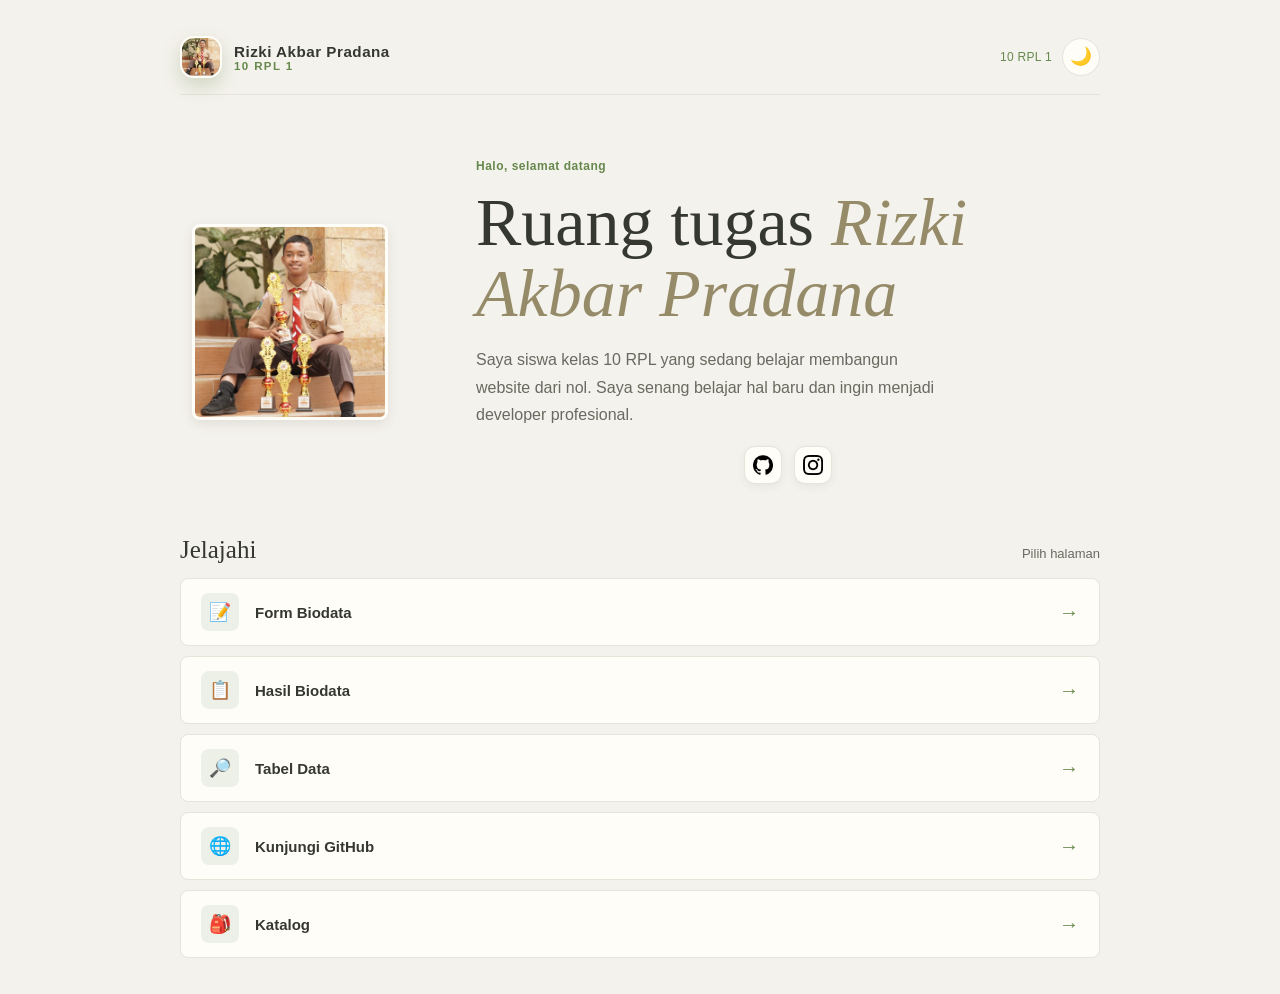
<file: index.html>
<!DOCTYPE html>
<html lang="id">
<head>
    <meta charset="UTF-8">
    <meta name="viewport" content="width=device-width, initial-scale=1.0">
    <title>Rizki Akbar | Menu Biodata</title>
    <link rel="stylesheet" href="style.css">
    <script src="script.js" defer></script>
</head>
<body>

    <div class="container">
        
        <div class="header-chat">
            <div class="brand" aria-label="Logo Rizki Akbar Pradana">
                <img class="brand-mark" src="foto saya.jpeg" alt="Foto Rizki Akbar Pradana">
                <div class="brand-text">
                    <span class="brand-name">Rizki Akbar Pradana</span>
                    <span class="brand-subtitle">10 RPL 1</span>
                </div>
            </div>
            <div class="header-controls">
                <span class="time">10 RPL 1</span>
                <button class="theme-toggle" type="button" aria-label="Ubah mode tampilan" aria-pressed="false">
                    <span class="theme-icon" aria-hidden="true">🌙</span>
                </button>
            </div>
        </div>

        <main>
            <section class="intro" aria-labelledby="intro-title">
                <div class="portrait-wrap">
                    <img class="portrait" src="foto saya.jpeg" alt="Foto profil Rizki Akbar Pradana">
                </div>
                <div>
                    <p class="eyebrow">Halo, selamat datang</p>
                    <h1 id="intro-title">Ruang tugas <span> Rizki Akbar Pradana</span></h1>
                    <p class="intro-copy">Saya siswa kelas 10 RPL yang sedang belajar   
                                          membangun website dari nol. Saya senang belajar    
                                          hal baru dan ingin menjadi developer profesional.</p>
                    <nav class="social-links" aria-label="Profil media sosial">
                        <a href="https://github.com/rizkiakbarpradana" aria-label="Profil GitHub">
                            <img src="github.png" alt="" aria-hidden="true">
                        </a>
                        <a href="https://www.instagram.com/rizki_akbar_p?stkn=NG14aHFzeWFnMzU4" aria-label="Profil Instagram">
                            <img src="instagram.png" alt="" aria-hidden="true">
                        </a>
                    </nav>
                </div>
            </section>

            <section aria-labelledby="menu-title">
                <div class="menu-heading">
                    <h2 id="menu-title">Jelajahi</h2>
                    <p>Pilih halaman</p>
                </div>
                <div class="menu-list">
                    <a href="form_biodata_pak.bagus.html" class="menu-item"><span class="icon">📝</span>Form Biodata<span class="arrow" aria-hidden="true">→</span></a>
                    <a href="hasil_biodata_pak.bagus.html" class="menu-item"><span class="icon">📋</span>Hasil Biodata<span class="arrow" aria-hidden="true">→</span></a>
                    <a href="tabel.html.html" class="menu-item"><span class="icon">🔎</span>Tabel Data<span class="arrow" aria-hidden="true">→</span></a>
                    <a href="https://github.com/rizkiakbarpradana" class="menu-item"><span class="icon" aria-hidden="true">🌐</span>Kunjungi GitHub<span class="arrow" aria-hidden="true">→</span>
                    <a href="https://github.com/rizkiakbarpradana/KATALOG" class="menu-item"><span class="icon" aria-hidden="true">🎒</span>Katalog<span class="arrow" aria-hidden="true">→</span>
                    </a>
                </div>
            </section>
        </main>
    </div>

</body>
</html>
</file>
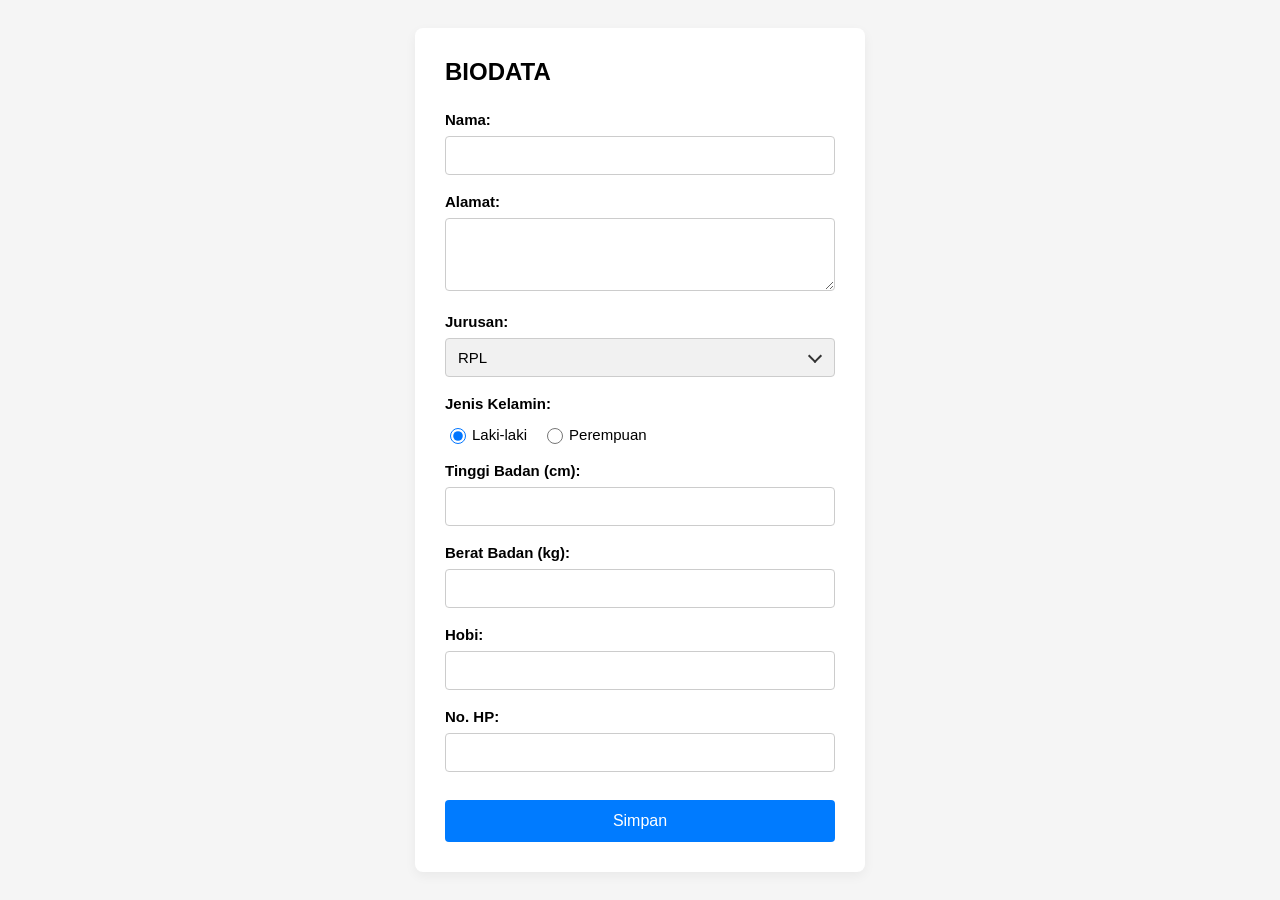
<file: form_biodata_pak.bagus.html>
<!DOCTYPE html>
<html lang="id">
<head>
    <meta charset="UTF-8">
    <meta name="viewport" content="width=device-width, initial-scale=1.0">
    <title>Biodata Form</title>
    <style>
        * {
            box-sizing: border-box;
            font-family: -apple-system, BlinkMacSystemFont, "Segoe UI", Roboto, Arial, sans-serif;
        }
        body {
            background-color: #f5f5f5;
            display: flex;
            justify-content: center;
            align-items: center;
            min-height: 100vh;
            margin: 0;
            padding: 20px;
        }
        .card {
            background: #ffffff;
            width: 100%;
            max-width: 450px;
            padding: 30px;
            border-radius: 8px;
            box-shadow: 0 4px 12px rgba(0,0,0,0.05);
        }
        h1 {
            font-size: 24px;
            font-weight: 700;
            margin-top: 0;
            margin-bottom: 25px;
        }
        .form-group {
            margin-bottom: 18px;
        }
        label {
            display: block;
            font-weight: 700;
            margin-bottom: 8px;
            font-size: 15px;
        }
        input[type="text"],
        input[type="number"],
        textarea {
            width: 100%;
            padding: 10px 12px;
            border: 1px solid #ccc;
            border-radius: 4px;
            font-size: 15px;
            outline: none;
            background: #fff;
        }
        
        .select-wrapper {
            position: relative;
            width: 100%;
        }
        .select-wrapper select {
            width: 100%;
            padding: 10px 12px;
            border: 1px solid #ccc;
            border-radius: 4px;
            font-size: 15px;
            outline: none;
            background: #f1f1f1; 
            -webkit-appearance: none;
            -moz-appearance: none;
            appearance: none;
            cursor: pointer;
            padding-right: 35px;
        }
        .select-wrapper::after {
            content: "";
            position: absolute;
            right: 15px;
            top: 50%;
            transform: translateY(-50%);
            width: 8px;
            height: 8px;
            border-right: 2px solid #333;
            border-bottom: 2px solid #333;
            transform: translateY(-70%) rotate(45deg);
            pointer-events: none;
        }

        input:focus, textarea:focus, .select-wrapper select:focus {
            border-color: #007bff;
        }
        .radio-group {
            display: flex;
            gap: 15px;
            align-items: center;
            padding-top: 5px;
        }
        .radio-label {
            display: flex;
            align-items: center;
            font-weight: normal;
            font-size: 15px;
            cursor: pointer;
            margin: 0;
        }
        .radio-label input {
            margin-right: 6px;
            width: 16px;
            height: 16px;
        }
        .btn-submit {
            width: 100%;
            background-color: #007bff;
            color: white;
            border: none;
            padding: 12px;
            font-size: 16px;
            font-weight: 500;
            border-radius: 4px;
            cursor: pointer;
            margin-top: 10px;
        }
        .btn-submit:hover {
            background-color: #0056b3;
        }
    </style>
</head>
<body>

    <div class="card">
        <h1>BIODATA</h1>

        <form id="biodataForm">
            <div class="form-group">
                <label>Nama:</label>
                <input type="text" id="nama" required>
            </div>

            <div class="form-group">
                <label>Alamat:</label>
                <textarea id="alamat" rows="3" required></textarea>
            </div>

            <div class="form-group">
                <label>Jurusan:</label>
                <div class="select-wrapper">
                    <select id="jurusan">
                        <option value="RPL">RPL</option>
                        <option value="TKJ">TKJ</option>
                        <option value="TSM">TSM</option>
                        <option value="TEI">TEI</option>
                        <option value="TKR">TKR</option>
                    </select>
                </div>
            </div>

            <div class="form-group">
                <label>Jenis Kelamin:</label>
                <div class="radio-group">
                    <label class="radio-label">
                        <input type="radio" name="jk" value="Laki-laki" checked> Laki-laki
                    </label>
                    <label class="radio-label">
                        <input type="radio" name="jk" value="Perempuan"> Perempuan
                    </label>
                </div>
            </div>

            <div class="form-group">
                <label>Tinggi Badan (cm):</label>
                <input type="number" id="tinggi" required>
            </div>

            <div class="form-group">
                <label>Berat Badan (kg):</label>
                <input type="number" id="berat" required>
            </div>

            <div class="form-group">
                <label>Hobi:</label>
                <input type="text" id="hobi" required>
            </div>

            <div class="form-group">
                <label>No. HP:</label>
                <input type="text" id="nohp">
            </div>

            <button type="submit" class="btn-submit">Simpan</button>
        </form>
    </div>

    <script>
        const form = document.getElementById('biodataForm');
        const nohpInput = document.getElementById('nohp');

        nohpInput.addEventListener('input', function() {
            let val = this.value.replace(/\D/g, ''); 
            if (val.length > 13) {
                val = val.substring(0, 13);
            }
            this.value = val;
        });

        form.addEventListener('submit', function(e) {
            e.preventDefault();

            const dataBiodata = {
                nama: document.getElementById('nama').value,
                alamat: document.getElementById('alamat').value,
                jurusan: document.getElementById('jurusan').value,
                jk: document.querySelector('input[name="jk"]:checked').value,
                tinggi: document.getElementById('tinggi').value,
                berat: document.getElementById('berat').value,
                hobi: document.getElementById('hobi').value,
                nohp: nohpInput.value
            };

            localStorage.setItem('biodata', JSON.stringify(dataBiodata));
            window.location.href = 'hasil_biodata.html';
        });
    </script>
</body>
</html>
</file>
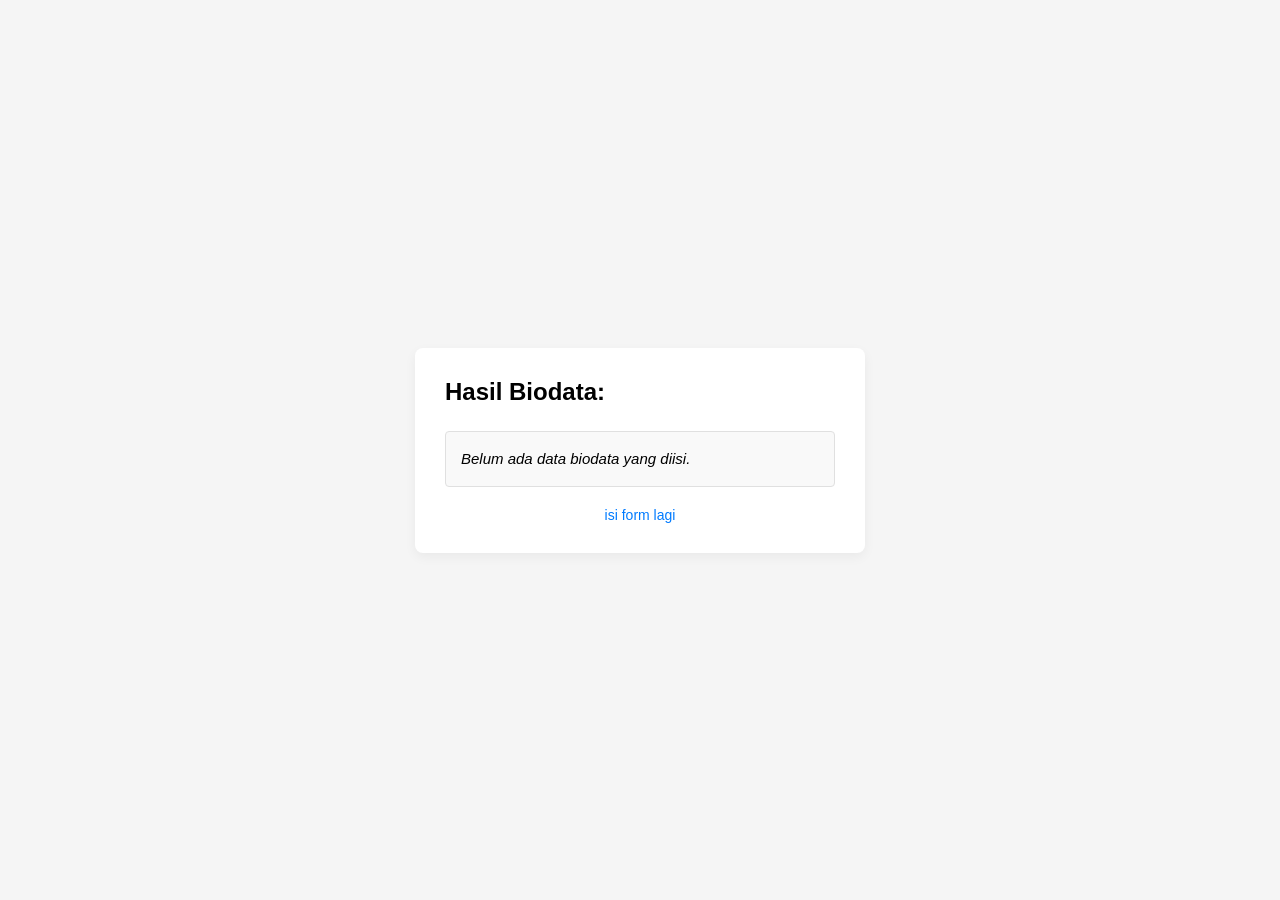
<file: hasil_biodata_pak.bagus.html>
<!DOCTYPE html>
<html lang="id">
<head>
    <meta charset="UTF-8">
    <meta name="viewport" content="width=device-width, initial-scale=1.0">
    <title>Hasil Biodata</title>
    <style>
        * {
            box-sizing: border-box;
            font-family: -apple-system, BlinkMacSystemFont, "Segoe UI", Roboto, Arial, sans-serif;
        }
        body {
            background-color: #f5f5f5;
            display: flex;
            justify-content: center;
            align-items: center;
            min-height: 100vh;
            margin: 0;
            padding: 20px;
        }
        .card {
            background: #ffffff;
            width: 100%;
            max-width: 450px;
            padding: 30px;
            border-radius: 8px;
            box-shadow: 0 4px 12px rgba(0,0,0,0.05);
        }
        h1 {
            font-size: 24px;
            font-weight: 700;
            margin-top: 0;
            margin-bottom: 25px;
        }
        .result-box {
            background: #f9f9f9;
            border: 1px solid #e0e0e0;
            padding: 15px;
            border-radius: 4px;
            margin-bottom: 20px;
            font-size: 15px;
            line-height: 1.6;
        }
        .btn-reset {
            display: block;
            text-align: center;
            color: #007bff;
            text-decoration: none;
            font-size: 14px;
            font-weight: 500;
            cursor: pointer;
        }
        .btn-reset:hover {
            text-decoration: underline;
        }
    </style>
</head>
<body>

    <div class="card">
        <h1>Hasil Biodata:</h1>

        <div class="result-box" id="outputTeks"></div>

        <a href="form_biodata.html" class="btn-reset">isi form lagi</a>
    </div>

    <script>
        const outputTeks = document.getElementById('outputTeks');
        const dataMentah = localStorage.getItem('biodata');

        if (dataMentah) {
            const data = JSON.parse(dataMentah);
            outputTeks.innerHTML = `
                <b>Nama:</b> ${data.nama}<br>
                <b>Alamat:</b> ${data.alamat}<br>
                <b>Jurusan:</b> ${data.jurusan}<br>
                <b>Jenis Kelamin:</b> ${data.jk}<br>
                <b>Tinggi Badan:</b> ${data.tinggi} cm<br>
                <b>Berat Badan:</b> ${data.berat} kg<br>
                <b>Hobi:</b> ${data.hobi}<br>
                <b>No. HP:</b> ${data.nohp}
            `;
        } else {
            outputTeks.innerHTML = `<i>Belum ada data biodata yang diisi.</i>`;
        }
    </script>
</body>
</html>
</file>
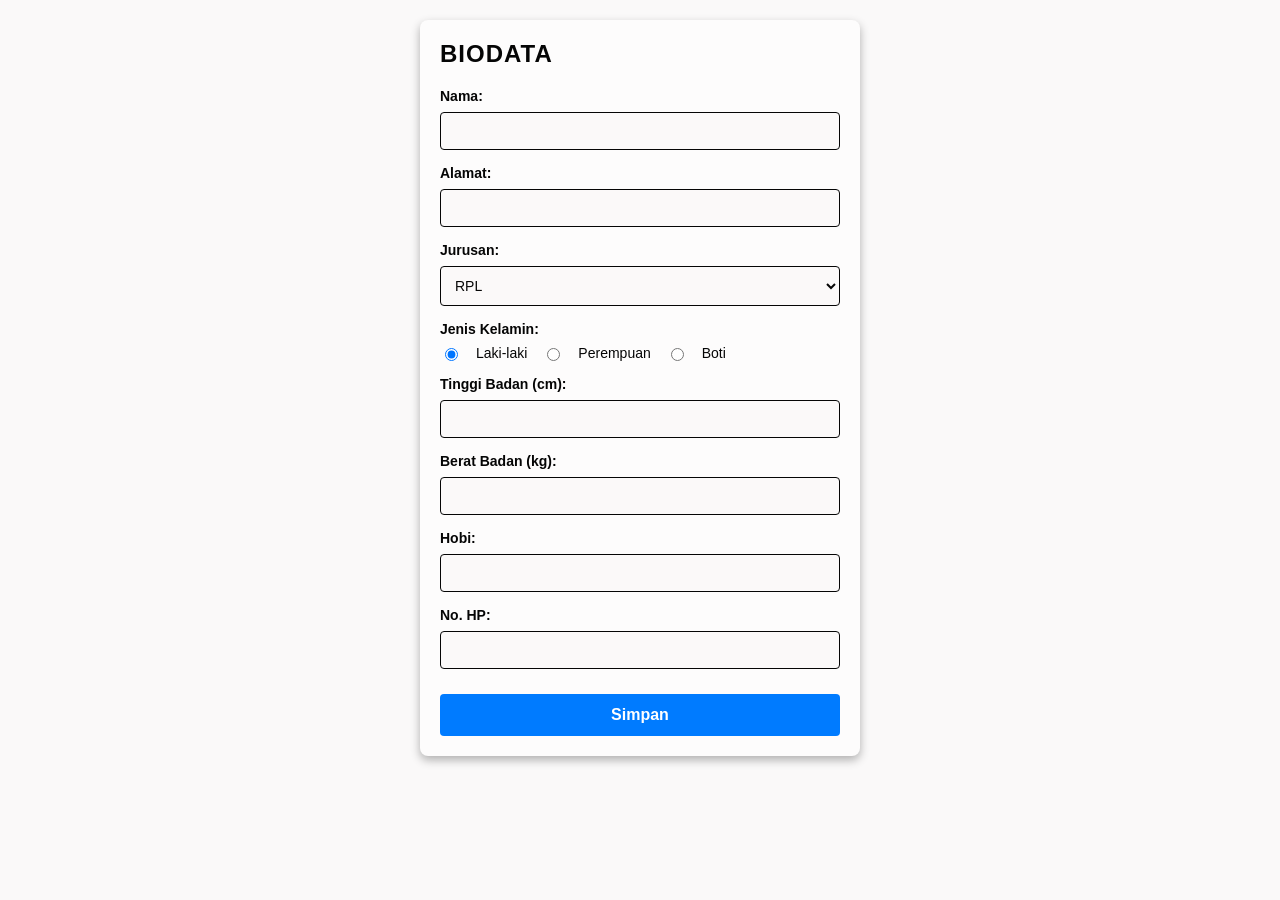
<file: indexbiodata.html>
<!DOCTYPE html>
<html lang="id">
<head>
    <meta charset="UTF-8">
    <meta name="viewport" content="width=device-width, initial-scale=1.0">
    <title>Form Biodata</title>
    <style>
       
        body {
            background-color: #faf9f9;
            color: #050505;
            font-family: Arial, sans-serif;
            display: flex;
            justify-content: center;
            align-items: start;
            min-height: 100vh;
            margin: 0;
            padding: 20px;
            box-sizing: border-box;
        }

        .container {
            background-color: #fdfcfc;
            padding: 20px;
            border-radius: 8px;
            width: 100%;
            max-width: 400px;
            box-shadow: 0 4px 10px rgba(5, 5, 5, 0.3);
        }

        h2 {
            margin-top: 0;
            margin-bottom: 20px;
            font-size: 24px;
            letter-spacing: 1px;
        }

        .form-group {
            margin-bottom: 15px;
        }

        label {
            display: block;
            font-weight: bold;
            margin-bottom: 8px;
            font-size: 14px;
        }

        input[type="text"], input[type="number"], select {
            width: 100%;
            padding: 10px;
            background-color: #fbf9f9;
            border: 1px solid #050505;
            border-radius: 4px;
            color: #060606;
            box-sizing: border-box;
            font-size: 14px;
        }

        input[type="text"]:focus, input[type="number"]:focus, select:focus {
            outline: none;
            border-color: #007bff;
        }

        .radio-group {
            display: flex;
            gap: 15px;
            align-items: center;
            margin-top: 5px;
        }

        .radio-group label {
            display: inline;
            font-weight: normal;
            margin-bottom: 0;
            cursor: pointer;
        }

        .btn-submit {
            width: 100%;
            padding: 12px;
            background-color: #007bff;
            border: none;
            border-radius: 4px;
            color: white;
            font-size: 16px;
            font-weight: bold;
            cursor: pointer;
            margin-top: 10px;
        }

        .btn-submit:hover {
            background-color: #0056b3;
        }

        /* Gaya Tampilan Hasil */
        .result-container {
            display: none; /* Tersembunyi di awal */
        }

        .result-item {
            margin-bottom: 10px;
            font-size: 14px;
        }

        .result-item span {
            font-weight: bold;
        }

        .btn-back {
            color: #007bff;
            text-decoration: none;
            font-size: 14px;
            display: inline-block;
            margin-top: 15px;
            cursor: pointer;
        }

        .btn-back:hover {
            text-decoration: underline;
        }
    </style>
</head>
<body>

    <!-- KONTANER FORM UTAMA -->
    <div class="container" id="formContainer">
        <h2>BIODATA</h2>
        <form id="biodataForm" onsubmit="simpanData(event)">
            
            <div class="form-group">
                <label>Nama:</label>
                <input type="text" id="nama" required>
            </div>

            <div class="form-group">
                <label>Alamat:</label>
                <input type="text" id="alamat" required>
            </div>

            <div class="form-group">
                <label>Jurusan:</label>
                <select id="jurusan">
                    <option value="RPL">RPL</option>
                    <option value="TKJ">TKJ</option>
                    <option value="TKR">TKR</option>
                    <option value="TSM">TSM</option>
                    <option value="TEI">TEI</option>
                </select>
            </div>

            <div class="form-group">
                <label>Jenis Kelamin:</label>
                <div class="radio-group">
                    <input type="radio" id="laki" name="jk" value="Laki-laki" checked>
                    <label for="laki">Laki-laki</label>
                    
                    <input type="radio" id="perempuan" name="jk" value="Perempuan">
                    <label for="perempuan">Perempuan</label>
                    
                    <input type="radio" id="boti" name="jk" value="Boti">
                    <label for="boti">Boti</label>
                </div>
            </div>

            <div class="form-group">
                <label>Tinggi Badan (cm):</label>
                <input type="number" id="tinggi">
            </div>

            <div class="form-group">
                <label>Berat Badan (kg):</label>
                <input type="number" id="berat">
            </div>

            <div class="form-group">
                <label>Hobi:</label>
                <input type="text" id="hobi">
            </div>

            <div class="form-group">
                <label>No. HP:</label>
                <input type="text" id="nohp" inputmode="numeric" pattern="[0-9]{13}" minlength="13" maxlength="13" required>
            </div>

            <button type="submit" class="btn-submit">Simpan</button>
        </form>
    </div>

    <!-- KONTANER HASIL SIMPAN -->
    <div class="container result-container" id="resultContainer">
        <h2>Data Berhasil Disimpan</h2>
        
        <div class="result-item">Nama: <span id="resNama"></span></div>
        <div class="result-item">Alamat: <span id="resAlamat"></span></div>
        <div class="result-item">Jurusan: <span id="resJurusan"></span></div>
        <div class="result-item">Jenis Kelamin: <span id="resJK"></span></div>
        <div class="result-item">Tinggi Badan: <span id="resTinggi"></span> cm</div>
        <div class="result-item">Berat Badan: <span id="resBerat"></span> kg</div>
        <div class="result-item">Hobi: <span id="resHobi"></span></div>
        <div class="result-item">No. HP: <span id="resNoHP"></span></div>

        <a class="btn-back" onclick="kembaliKeForm()">Kembali ke Form</a>
    </div>

    <script>
        

        function simpanData(event) {
            event.preventDefault(); 

            
            const nama = document.getElementById('nama').value;
            const alamat = document.getElementById('alamat').value;
            const jurusan = document.getElementById('jurusan').value;
            const jk = document.querySelector('input[name="jk"]:checked').value;
            const tinggi = document.getElementById('tinggi').value;
            const berat = document.getElementById('berat').value;
            const hobi = document.getElementById('hobi').value;
            const nohp = document.getElementById('nohp').value;

            
            document.getElementById('resNama').innerText = nama;
            document.getElementById('resAlamat').innerText = alamat;
            document.getElementById('resJurusan').innerText = jurusan;
            document.getElementById('resJK').innerText = jk;
            document.getElementById('resTinggi').innerText = tinggi;
            document.getElementById('resBerat').innerText = berat;
            document.getElementById('resHobi').innerText = hobi;
            document.getElementById('resNoHP').innerText = nohp;

            
            document.getElementById('formContainer').style.display = 'none';
            document.getElementById('resultContainer').style.display = 'block';
        }

        
        function kembaliKeForm() {
            
            document.getElementById('formContainer').style.display = 'block';
            document.getElementById('resultContainer').style.display = 'none';
        }
    </script>
</body>
</html>
</file>
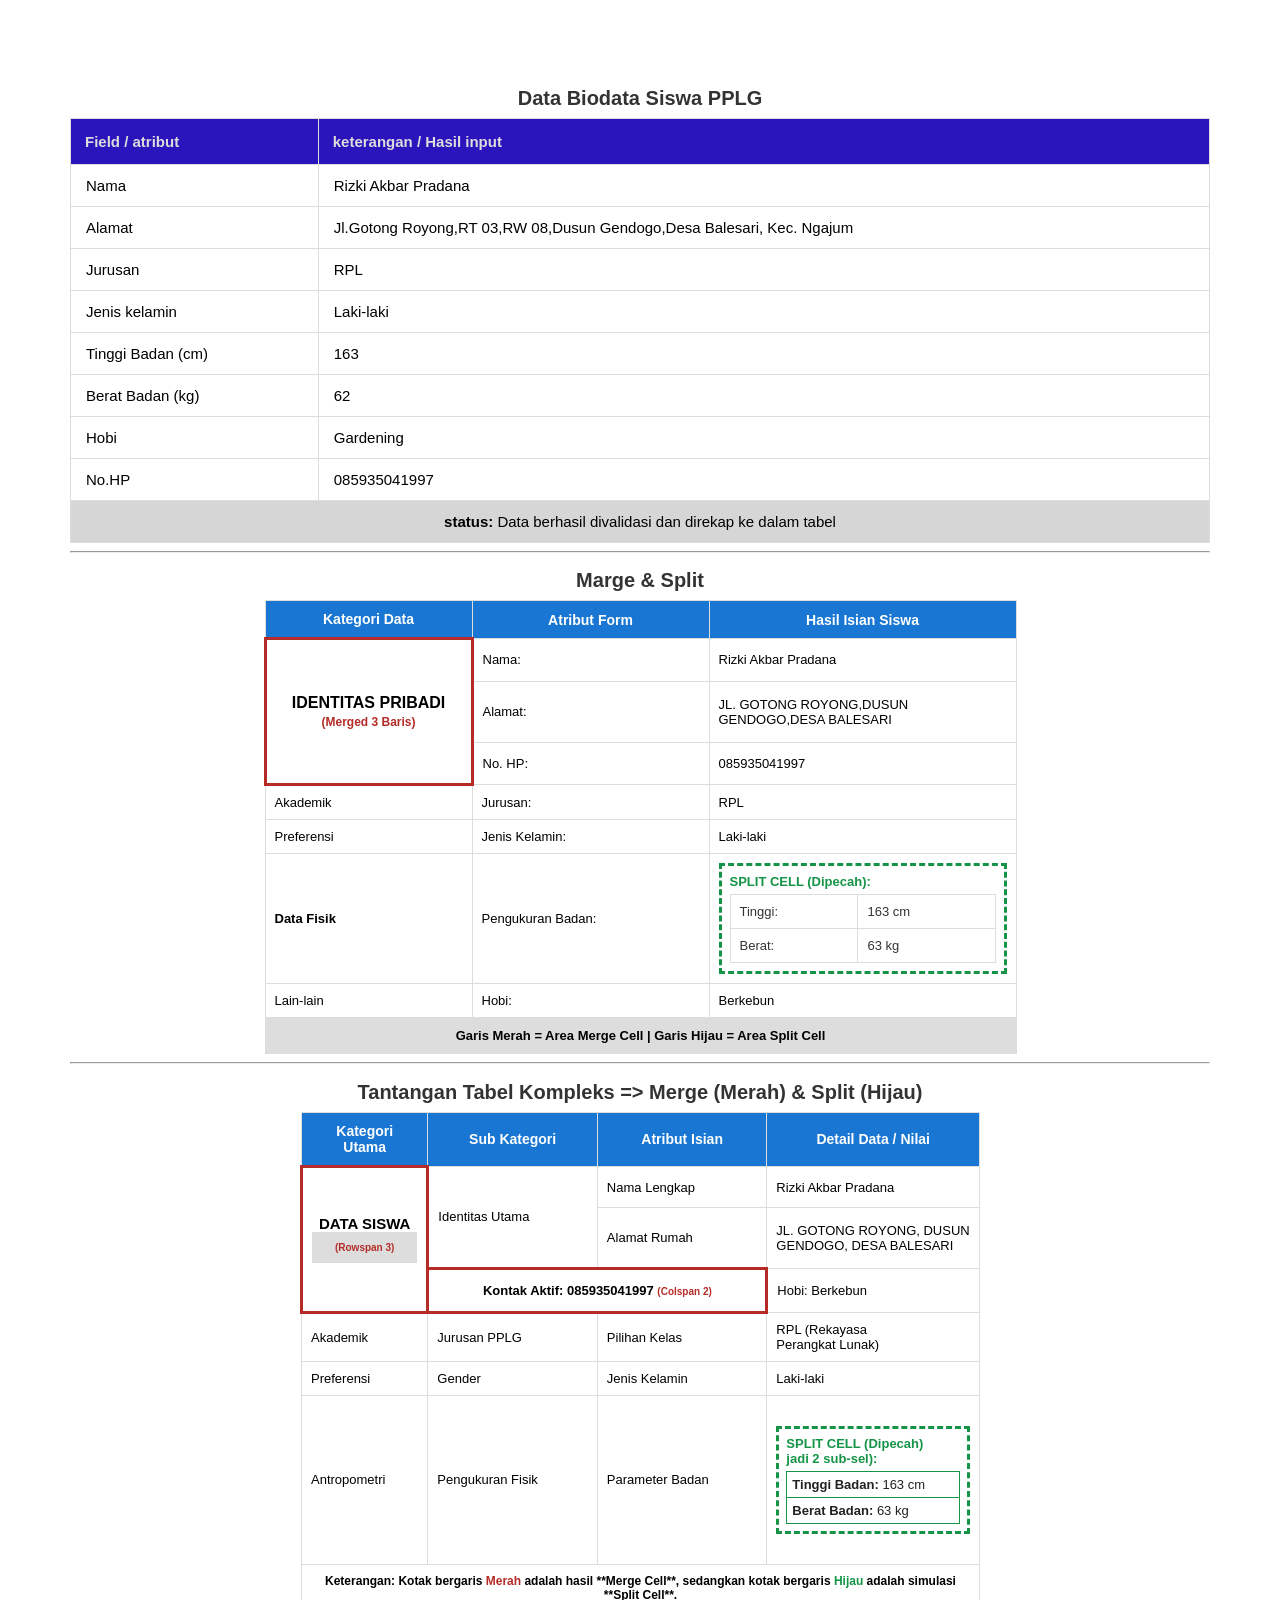
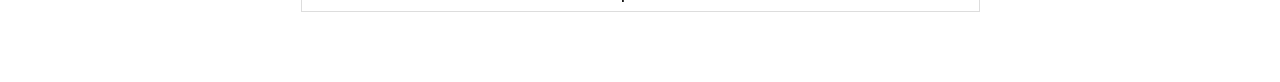
<file: tabel.html.html>
<!DOCTYPE html>
<html lang="en">
<head>
    <meta charset="UTF-8">
    <meta name="viewport" content="width=device-width, initial-scale=1.0">
    <title>Document</title>
</head>
<style>

body { 
  margin: 0;
  padding: 40px;
  font-family: Arial, sans-serif;
  background-color: #f5f5f5;
}

table {
  border-collapse: collapse;
  width: 100%;
  font-size: 15px;
}

td, th {
  border: 1px solid #dddddd;
  text-align: left;
  padding: 12px 15px;
}

tr:nth-child {
  background-color: #dddddd ;
  text-align: left;
}

h2 {
    text-align: center;
}

.Status {
    text-align: center;
    background-color:rgb(214,214,214);
}
th {
    color: #dddddd;
    background-color: rgb(42, 20, 188);
    padding: 14px;
    text-align: left;
}
</style>
<body>

<h2>Data Biodata Siswa PPLG</h2>

<table>
    <thead>
      <tr>
      <th>Field / atribut </th>
      <th>keterangan / Hasil input</th>
     </tr>
    </thead>

    <tbody>
       <tr>
         <td>Nama</td>
         <td>Rizki Akbar Pradana</td>
       </tr>
       <tr>
         <td>Alamat</td>
         <td>Jl.Gotong Royong,RT 03,RW 08,Dusun Gendogo,Desa Balesari, Kec. Ngajum</td>
       </tr>
       <tr>
         <td>Jurusan</td>
         <td>RPL</td>
       </tr>
       <tr>
         <td>Jenis kelamin</td>
         <td>Laki-laki</td>
       </tr>
       <tr>
         <td>Tinggi Badan (cm) </td>
         <td>163</td>
       </tr>
       <tr>
         <td>Berat Badan (kg) </td>
         <td>62</td>
       </tr>
       <tr>
         <td>Hobi </td>
         <td>Gardening</td>
       </tr>
       <tr>
         <td>No.HP </td>
         <td>085935041997</td>
       </tr>
    </tbody>

  <tr>
    <td colspan="2" class="Status"><strong>status: </strong> Data berhasil divalidasi dan direkap ke dalam tabel</td>
  </tr>

</table>

</body>
</html>

<hr>

<!DOCTYPE html>
<html lang="id">
<head>
    <meta charset="UTF-8">
    <title>Marge & Split</title>

    <style>
        body {
            font-family: Arial, sans-serif;
            background-color: white;
            margin: 30px;
        }

        h2 {
            text-align: center;
            color: #333;
            margin-bottom: 30px;
        }

        .tabel-utama {
            width: 700px;
            margin: auto;
            border-collapse: collapse;
        }

        .tabel-utama th {
            background-color: #1976d2;
            color: white;
            border: 1px solid #ddd;
            padding: 10px;
            text-align: center;
            font-size: 14px;
        }

        .tabel-utama td {
            border: 1px solid #ddd;
            padding: 9px;
            font-size: 14px;
        }

        /* Kolom kategori */
        .kategori {
            width: 190px;
        }

        /* Kolom atribut */
        .atribut {
            width: 220px;
        }

        /* Kolom hasil siswa */
        .hasil {
            width: 290px;
        }

        /* MERGE CELL */
        .merge {
            height: 145px;
            text-align: center;
            vertical-align: middle;
            font-weight: bold;
            font-size: 16px !important;
            border: 3px solid #b52b27 !important;
        }

        .merge span {
            color: #b52b27;
            font-size: 12px;
        }

        /* DATA FISIK */
        .data-fisik {
            vertical-align: middle;
            font-weight: bold;
        }

        /* SPLIT CELL */
        .split-box {
            border: 3px dashed #159447;
            padding: 8px;
            color: #159447;
            font-weight: bold;
        }

        .split-box table {
            width: 100%;
            border-collapse: collapse;
            margin-top: 5px;
        }

        .split-box td {
            border: 1px solid #159447;
            padding: 6px;
            color: #333;
            font-weight: normal;
        }

        /* KETERANGAN */
        .keterangan {
            text-align: center;
            font-weight: bold;
            padding: 10px !important;
            background-color: #ddd;
        }
    </style>
</head>

<body>

    <h2>Marge &amp; Split</h2>

    <table class="tabel-utama">

        <!-- HEADER -->
        <tr>
            <th class="kategori">Kategori Data</th>
            <th class="atribut">Atribut Form</th>
            <th class="hasil">Hasil Isian Siswa</th>
        </tr>


        <!-- IDENTITAS PRIBADI -->
        <tr>

            <!-- MERGE 3 BARIS -->
            <td rowspan="3" class="merge">
                IDENTITAS PRIBADI
                <br>
                <span>(Merged 3 Baris)</span>
            </td>

            <td>Nama:</td>
            <td>Rizki Akbar Pradana</td>

        </tr>

        <tr>
            <td>Alamat:</td>
            <td>JL. GOTONG ROYONG,DUSUN GENDOGO,DESA BALESARI</td>
        </tr>

        <tr>
            <td>No. HP:</td>
            <td>085935041997</td>
        </tr>


        <!-- AKADEMIK -->
        <tr>
            <td>Akademik</td>
            <td>Jurusan:</td>
            <td>RPL</td>
        </tr>


        <!-- PREFERENSI -->
        <tr>
            <td>Preferensi</td>
            <td>Jenis Kelamin:</td>
            <td>Laki-laki</td>
        </tr>


        <!-- DATA FISIK -->
        <tr>
            <td class="data-fisik">
                Data Fisik
            </td>

            <td>
                Pengukuran Badan:
            </td>

            <td>

                <!-- SPLIT CELL -->
                <div class="split-box">

                    SPLIT CELL (Dipecah):

                    <table>
                        <tr>
                            <td>Tinggi:</td>
                            <td>163 cm</td>
                        </tr>

                        <tr>
                            <td>Berat:</td>
                            <td>63 kg</td>
                        </tr>
                    </table>

                </div>

            </td>
        </tr>


        <!-- LAIN-LAIN -->
        <tr>
            <td>Lain-lain</td>
            <td>Hobi:</td>
            <td>Berkebun</td>
        </tr>


        <!-- KETERANGAN -->
        <tr>
            <td colspan="3" class="keterangan">
                Garis Merah = Area Merge Cell |
                Garis Hijau = Area Split Cell
            </td>
        </tr>

    </table>

</body>
</html>

<hr>

<html lang="id">
<head>
    <meta charset="UTF-8">
    <title>Tabel Kompleks Merge & Split</title>

    <style>
        body {
            font-family: Arial, sans-serif;
            background-color: white;
        }

        h2 {
            text-align: center;
            font-size: 20px;
            margin-bottom: 8px;
        }

        .tabel-utama {
            width: 680px;
            margin: auto;
            border-collapse: collapse;
            table-layout: fixed;
        }

        /* HEADER */
        .tabel-utama th {
            background-color: #1976d2;
            color: white;
            border: 1px solid #ddd;
            padding: 10px 8px;
            text-align: center;
            font-size: 14px;
        }

        /* SEMUA CELL */
        .tabel-utama td {
            border: 1px solid #ddd;
            padding: 9px;
            font-size: 13px;
            vertical-align: middle;
        }

        /* LEBAR KOLOM */
        .kolom1 {
            width: 18%;
        }

        .kolom2 {
            width: 25%;
        }

        .kolom3 {
            width: 25%;
        }

        .kolom4 {
            width: 32%;
        }

        /* MERGE DATA SISWA */
        .merge {
            height: 125px;
            text-align: center;
            font-weight: bold;
            border: 3px solid #b52b27 !important;
        }

        .merge .judul {
            font-size: 15px;
        }

        .merge .keterangan {
            color: #b52b27;
            font-size: 10px;
        }

        /* MERGE KONTAK */
        .kontak {
            text-align: center;
            font-weight: bold;
            border: 3px solid #b52b27 !important;
        }

        .kontak span {
            color: #b52b27;
            font-size: 10px;
        }

        /* SPLIT CELL */
        .split {
            border: 3px dashed #159447;
            padding: 7px;
            color: #159447;
            font-weight: bold;
        }

        .split table {
            width: 100%;
            border-collapse: collapse;
            margin-top: 5px;
        }

        .split table td {
            border: 1px solid #159447;
            padding: 5px;
            color: #222;
            font-weight: normal;
            background-color: white;
        }

        /* KETERANGAN BAWAH */
        .catatan {
            text-align: center;
            font-weight: bold;
            font-size: 12px !important;
        }

        .merah {
            color: #b52b27;
        }

        .hijau {
            color: #159447;
        }
    </style>
</head>

<body>

    <h2>
        Tantangan Tabel Kompleks =&gt;
        Merge (Merah) &amp; Split (Hijau)
    </h2>

    <table class="tabel-utama">

        <!-- HEADER -->
        <tr>
            <th class="kolom1">Kategori<br>Utama</th>
            <th class="kolom2">Sub Kategori</th>
            <th class="kolom3">Atribut Isian</th>
            <th class="kolom4">Detail Data / Nilai</th>
        </tr>


        <!-- DATA SISWA -->
        <tr>

            <!-- MERGE 3 BARIS -->
            <td rowspan="3" class="merge">

                <div class="judul">
                    DATA SISWA
                </div>

                <div class="keterangan">
                    (Rowspan 3)
                </div>

            </td>

            <td rowspan="2">
                Identitas Utama
            </td>

            <td>
                Nama Lengkap
            </td>

            <td>
                Rizki Akbar Pradana
            </td>

        </tr>


        <!-- BARIS ALAMAT -->
        <tr>

            <td>
                Alamat Rumah
            </td>

            <td>
                JL. GOTONG ROYONG, DUSUN GENDOGO, DESA BALESARI
            </td>

        </tr>


        <!-- KONTAK AKTIF -->
        <tr>

            <!-- COLSPAN 2 -->
            <td colspan="2" class="kontak">

                Kontak Aktif: 085935041997
                <span>(Colspan 2)</span>

            </td>

            <td>
                Hobi: Berkebun
            </td>

        </tr>


        <!-- AKADEMIK -->
        <tr>

            <td>
                Akademik
            </td>

            <td>
                Jurusan PPLG
            </td>

            <td>
                Pilihan Kelas
            </td>

            <td>
                RPL (Rekayasa<br>
                Perangkat Lunak)
            </td>

        </tr>


        <!-- PREFERENSI -->
        <tr>

            <td>
                Preferensi
            </td>

            <td>
                Gender
            </td>

            <td>
                Jenis Kelamin
            </td>

            <td>
                Laki-laki
            </td>

        </tr>


        <!-- ANTROPOMETRI -->
        <tr>

            <td style="height:150px;">
                Antropometri
            </td>

            <td>
                Pengukuran Fisik
            </td>

            <td>
                Parameter Badan
            </td>

            <td>

                <!-- SPLIT CELL -->
                <div class="split">

                    SPLIT CELL (Dipecah)
                    <br>
                    jadi 2 sub-sel):

                    <table>

                        <tr>
                            <td>
                                <b>Tinggi Badan:</b>
                                163 cm
                            </td>
                        </tr>

                        <tr>
                            <td>
                                <b>Berat Badan:</b>
                                63 kg
                            </td>
                        </tr>

                    </table>

                </div>

            </td>

        </tr>


        <!-- KETERANGAN -->
        <tr>

            <td colspan="4" class="catatan">

                Keterangan:
                Kotak bergaris
                <span class="merah">Merah</span>
                adalah hasil **Merge Cell**,
                sedangkan kotak bergaris
                <span class="hijau">Hijau</span>
                adalah simulasi **Split Cell**.

            </td>

        </tr>

    </table>

</body>
</html>
</file>
<file: style.css>
:root {
            color-scheme: light;
            --ink: #34382f;
            --muted: #686a5f;
            --surface: #fffdf8;
            --line: #e6e3d9;
            --mint: #66884d;
            --lime: #968b69;
            --page-bg: #f4f2ec;
            --card-bg: #edf0e7;
            --menu-hover: #f0f1e9;
        }

        body[data-theme="dark"] {
            color-scheme: dark;
            --ink: #f3f5ef;
            --muted: #b9c0b0;
            --surface: #1d1f1a;
            --line: #2d342b;
            --mint: #9ad274;
            --lime: #d4c38d;
            --page-bg: #121612;
            --card-bg: #1d241d;
            --menu-hover: #232b23;
        }

        * {
            box-sizing: border-box;
        }

        body {
            font-family: "Trebuchet MS", "Segoe UI", sans-serif;
            background: var(--page-bg);
            color: var(--ink);
            margin: 0;
            min-height: 100vh;
            padding: 36px 22px;
            transition: background-color 180ms ease, color 180ms ease;
        }

        .container {
            width: 100%;
            max-width: 920px;
            margin: 0 auto;
        }

        .header-chat {
            display: flex;
            justify-content: space-between;
            align-items: center;
            gap: 16px;
            padding: 0 0 16px;
            border-bottom: 1px solid var(--line);
            color: var(--muted);
            font-size: 13px;
            letter-spacing: 0.3px;
        }

        .header-controls {
            display: flex;
            align-items: center;
            gap: 10px;
        }

        .theme-toggle {
            width: 38px;
            height: 38px;
            border: 1px solid var(--line);
            background: var(--surface);
            color: var(--ink);
            border-radius: 50%;
            display: grid;
            place-items: center;
            cursor: pointer;
            transition: transform 180ms ease, border-color 180ms ease, background-color 180ms ease;
        }

        .theme-toggle:hover,
        .theme-toggle:focus-visible {
            transform: translateY(-1px);
            border-color: var(--mint);
            outline: none;
        }

        .theme-icon {
            font-size: 1.1rem;
            line-height: 1;
        }

        .brand {
            display: inline-flex;
            align-items: center;
            gap: 12px;
            min-width: 0;
        }

        .brand-mark {
            display: block;
            width: 42px;
            height: 42px;
            border-radius: 14px;
            border: 2px solid var(--surface);
            object-fit: cover;
            box-shadow: 0 8px 18px rgba(102, 136, 77, 0.25);
        }

        .brand-text {
            display: flex;
            flex-direction: column;
            min-width: 0;
        }

        .brand-name {
            color: var(--ink);
            font-size: 0.95rem;
            font-weight: 700;
            letter-spacing: 0.5px;
        }

        .brand-subtitle {
            color: var(--mint);
            font-size: 0.72rem;
            font-weight: 700;
            letter-spacing: 0.12em;
            text-transform: uppercase;
        }

        .social-links {
            display: flex;
            align-items: center;
            justify-content: center;
            gap: 12px;
            margin-top: 18px;
        }

        .social-links a {
            display: grid;
            width: 38px;
            height: 38px;
            place-items: center;
            color: var(--muted);
            background: var(--surface);
            border: 1px solid var(--line);
            border-radius: 11px;
            box-shadow: 0 3px 9px rgba(58, 55, 43, 0.06);
            transition: color 180ms ease, transform 180ms ease, background-color 180ms ease, border-color 180ms ease;
        }

        .social-links a:hover,
        .social-links a:focus-visible {
            color: var(--mint);
            background: var(--menu-hover);
            border-color: var(--mint);
            transform: translateY(-2px);
            outline: none;
        }

        .social-links img {
            display: block;
            width: 20px;
            height: 20px;
            object-fit: contain;
        }

        body[data-theme="dark"] .social-links img {
            filter: invert(1);
        }

        .header-chat .time {
            color: var(--mint);
            font-size: 12px;
        }

        .intro {
            display: grid;
            grid-template-columns: 220px 1fr;
            align-items: center;
            gap: clamp(28px, 7vw, 76px);
            padding: 64px 0 52px;
        }

        .portrait-wrap {
            position: relative;
            width: 196px;
            aspect-ratio: 1;
            margin: 0 auto;
        }

        .portrait {
            display: block;
            width: 100%;
            height: 100%;
            border: 3px solid var(--surface);
            border-radius: 8px;
            background: #e3e5dc;
            object-fit: cover;
            box-shadow: 0 4px 12px rgba(58, 55, 43, 0.1);
        }

        .eyebrow {
            margin: 0 0 14px;
            color: var(--mint);
            font-size: 12px;
            font-weight: bold;
            letter-spacing: 0.5px;
        }

        h1 {
            max-width: 640px;
            margin: 0;
            font-family: Georgia, "Times New Roman", serif;
            font-size: clamp(38px, 7vw, 68px);
            font-weight: 400;
            line-height: 1.04;
        }

        h1 span {
            color: var(--lime);
            font-style: italic;
        }

        .intro-copy {
            max-width: 480px;
            margin: 18px 0 0;
            color: var(--muted);
            font-size: 16px;
            line-height: 1.7;
        }

        .menu-heading {
            display: flex;
            justify-content: space-between;
            align-items: baseline;
            gap: 16px;
            margin: 0 0 14px;
        }

        .menu-heading h2 {
            margin: 0;
            font-family: Georgia, "Times New Roman", serif;
            font-size: 25px;
            font-weight: 400;
        }

        .menu-heading p {
            margin: 0;
            color: var(--muted);
            font-size: 13px;
        }

        .menu-list {
            display: flex;
            flex-direction: column;
            gap: 10px;
        }

        .menu-item {
            min-height: 68px;
            background: var(--surface);
            color: var(--ink);
            text-decoration: none;
            padding: 14px 20px;
            border: 1px solid var(--line);
            border-radius: 8px;
            display: flex;
            align-items: center;
            gap: 16px;
            font-size: 15px;
            font-weight: 600;
            transition: background-color 180ms ease, border-color 180ms ease, transform 180ms ease;
        }

        .menu-item:hover,
        .menu-item:focus-visible {
            background-color: var(--menu-hover);
            border-color: #cbd0c0;
            transform: translateX(4px);
            outline: none;
        }

        .menu-item .icon {
            display: grid;
            width: 38px;
            height: 38px;
            flex: 0 0 38px;
            place-items: center;
            border-radius: 8px;
            background: var(--card-bg);
            font-size: 18px;
        }

        .menu-item .arrow {
            margin-left: auto;
            color: var(--mint);
            font-size: 20px;
        }

        @media (max-width: 620px) {
            body {
                padding: 24px 20px 36px;
            }

            .intro {
                grid-template-columns: 1fr;
                gap: 34px;
                padding: 48px 0 42px;
                text-align: center;
            }

            .portrait-wrap {
                width: 154px;
            }

            .intro-copy {
                margin: 14px auto 0;
                font-size: 15px;
            }
        }

        @media (prefers-reduced-motion: reduce) {
            *, *::before, *::after {
                transition-duration: 0.01ms !important;
            }
        }
</file>
